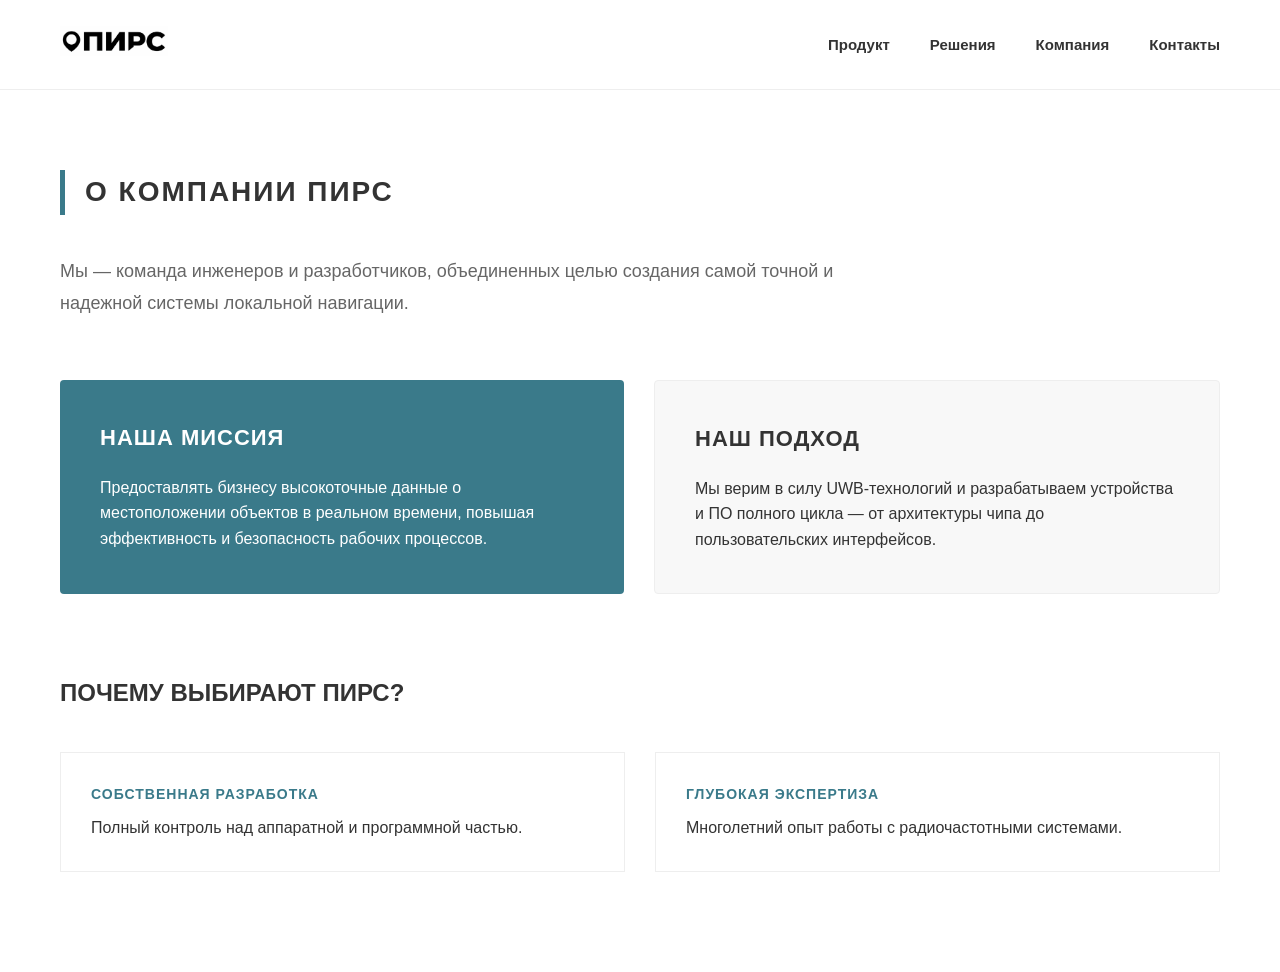
<file: pages/about/about.html>
<!DOCTYPE html>
<html lang="ru">
<head>
    <meta charset="UTF-8">
    <meta name="viewport" content="width=device-width, initial-scale=1.0">
    <title>О нас — ПИРС</title>
    <link rel="stylesheet" href="../../common/head_style.css">
    <link rel="stylesheet" href="../../common/footer_style.css">
    <link rel="stylesheet" href="about.css">
</head>
<body>

    <div id="header-placeholder"></div>

    <main class="container page-content">
        <h1 class="page-main-title">О компании ПИРС</h1>
        <p class="lead-text">
            Мы — команда инженеров и разработчиков, объединенных целью создания самой точной 
            и надежной системы локальной навигации.
        </p>

        <section class="info-blocks">
            <div class="info-card primary">
                <h2>Наша миссия</h2>
                <p>Предоставлять бизнесу высокоточные данные о местоположении объектов в реальном времени, повышая эффективность и безопасность рабочих процессов.</p>
            </div>
            <div class="info-card light">
                <h2>Наш подход</h2>
                <p>Мы верим в силу UWB-технологий и разрабатываем устройства и ПО полного цикла — от архитектуры чипа до пользовательских интерфейсов.</p>
            </div>
        </section>

        <section class="advantages">
            <h2 class="section-subtitle">Почему выбирают ПИРС?</h2>
            <div class="advantages-grid">
                <div class="adv-item">
                    <strong>Собственная разработка</strong>
                    Полный контроль над аппаратной и программной частью.
                </div>
                <div class="adv-item">
                    <strong>Глубокая экспертиза</strong>
                    Многолетний опыт работы с радиочастотными системами.
                </div>
            </div>
        </section>
    </main>

    <div id="footer-placeholder"></div>

    <script>
        function initMobileMenu() {
            const btn = document.getElementById('mobile-menu');
            const nav = document.querySelector('.nav-list-simple');
            const header = document.querySelector('header'); // Находим шапку (landing или internal)
            const body = document.body;

            if (btn && nav) {
                // Очищаем старые события, если они были (важно для fetch)
                btn.onclick = null; 

                btn.onclick = () => {
                    const isActive = nav.classList.toggle('active');
                    btn.classList.toggle('is-active');
                    
                    // Добавляем класс шапке, чтобы менять цвет лого и фона
                    if(header) header.classList.toggle('is-open');

                    body.style.overflow = isActive ? 'hidden' : '';
                };

                // Закрытие при клике на ссылки
                nav.querySelectorAll('a').forEach(link => {
                    link.onclick = () => {
                        nav.classList.remove('active');
                        btn.classList.remove('is-active');
                        if(header) header.classList.remove('is-open');
                        body.style.overflow = '';
                    };
                });
            }
        }

        // Если это внутренняя страница с загрузкой через fetch:
        if (document.getElementById('header-placeholder')) {
            loadBlock('header-placeholder', '../../common/_head.html');
        } else {
            // Если это лендинг (шапка уже в HTML)
            document.addEventListener('DOMContentLoaded', initMobileMenu);
        }

        function loadBlock(id, path) {
            fetch(path)
                .then(res => res.text())
                .then(data => {
                    document.getElementById(id).innerHTML = data;
                    initMobileMenu(); // Запуск СРАЗУ после появления HTML в DOM
                });
        }
    </script>
</body>
</html>
</file>
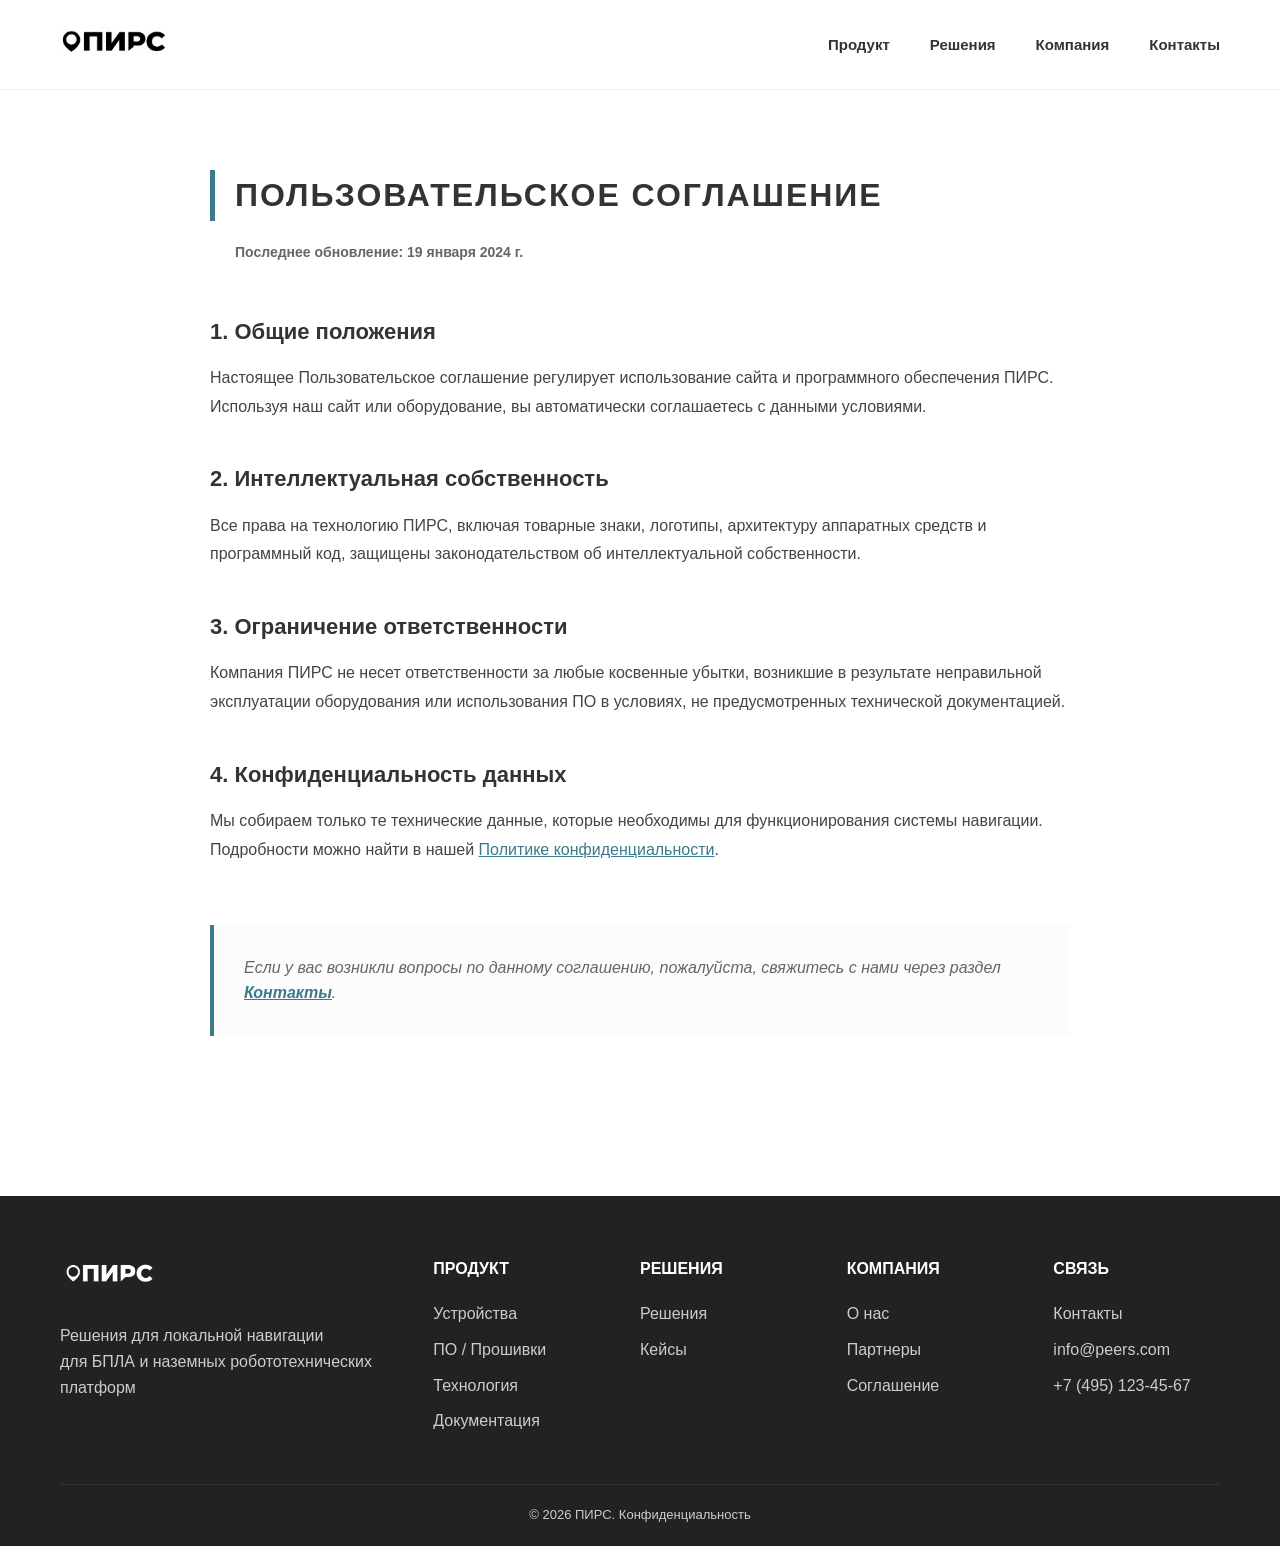
<file: pages/agreement/agreement.html>
<!DOCTYPE html>
<html lang="ru">
<head>
    <meta charset="UTF-8">
    <meta name="viewport" content="width=device-width, initial-scale=1.0">
    <title>Пользовательское соглашение — ПИРС</title>
    
    <!-- Подключаем общие стили проекта -->
    <link rel="stylesheet" href="../../common/head_style.css">
    <link rel="stylesheet" href="../../common/footer_style.css">
    
    <!-- Специфические стили этой страницы -->
    <link rel="stylesheet" href="agreement.css">
</head>
<body>

    <!-- Место для динамической шапки -->
    <div id="header-placeholder"></div>

    <main class="container page-content legal-container">
        <article class="legal-article">
            <!-- Главный заголовок в едином стиле проекта -->
            <h1 class="page-main-title">Пользовательское соглашение</h1>
            <p class="last-updated">Последнее обновление: 19 января 2024 г.</p>

            <section class="legal-section">
                <h2>1. Общие положения</h2>
                <p>Настоящее Пользовательское соглашение регулирует использование сайта и программного обеспечения ПИРС. Используя наш сайт или оборудование, вы автоматически соглашаетесь с данными условиями.</p>
            </section>

            <section class="legal-section">
                <h2>2. Интеллектуальная собственность</h2>
                <p>Все права на технологию ПИРС, включая товарные знаки, логотипы, архитектуру аппаратных средств и программный код, защищены законодательством об интеллектуальной собственности.</p>
            </section>

            <section class="legal-section">
                <h2>3. Ограничение ответственности</h2>
                <p>Компания ПИРС не несет ответственности за любые косвенные убытки, возникшие в результате неправильной эксплуатации оборудования или использования ПО в условиях, не предусмотренных технической документацией.</p>
            </section>

            <section class="legal-section">
                <h2>4. Конфиденциальность данных</h2>
                <p>Мы собираем только те технические данные, которые необходимы для функционирования системы навигации. Подробности можно найти в нашей <a href="#" class="text-link">Политике конфиденциальности</a>.</p>
            </section>

            <div class="legal-notice">
                <p>Если у вас возникли вопросы по данному соглашению, пожалуйста, свяжитесь с нами через раздел <a href="../contacts/contacts.html" class="text-link"><strong>Контакты</strong></a>.</p>
            </div>
        </article>
    </main>

    <!-- Место для динамического подвала -->
    <div id="footer-placeholder"></div>

    <script>
        function loadBlock(id, path) {
            fetch(path)
                .then(res => res.text())
                .then(data => {
                    document.getElementById(id).innerHTML = data;
                    if(id === 'header-placeholder') initMobileMenu();
                });
        }

        function initMobileMenu() {
            const btn = document.getElementById('mobile-menu');
            const nav = document.querySelector('.nav-list-simple');
            if(btn && nav) {
                btn.onclick = () => {
                    nav.classList.toggle('active');
                    btn.classList.toggle('is-active');
                };
            }
        }

        loadBlock('header-placeholder', '../../common/_head.html');
        loadBlock('footer-placeholder', '../../common/_footer.html');
    </script>
</body>
</html>
</file>
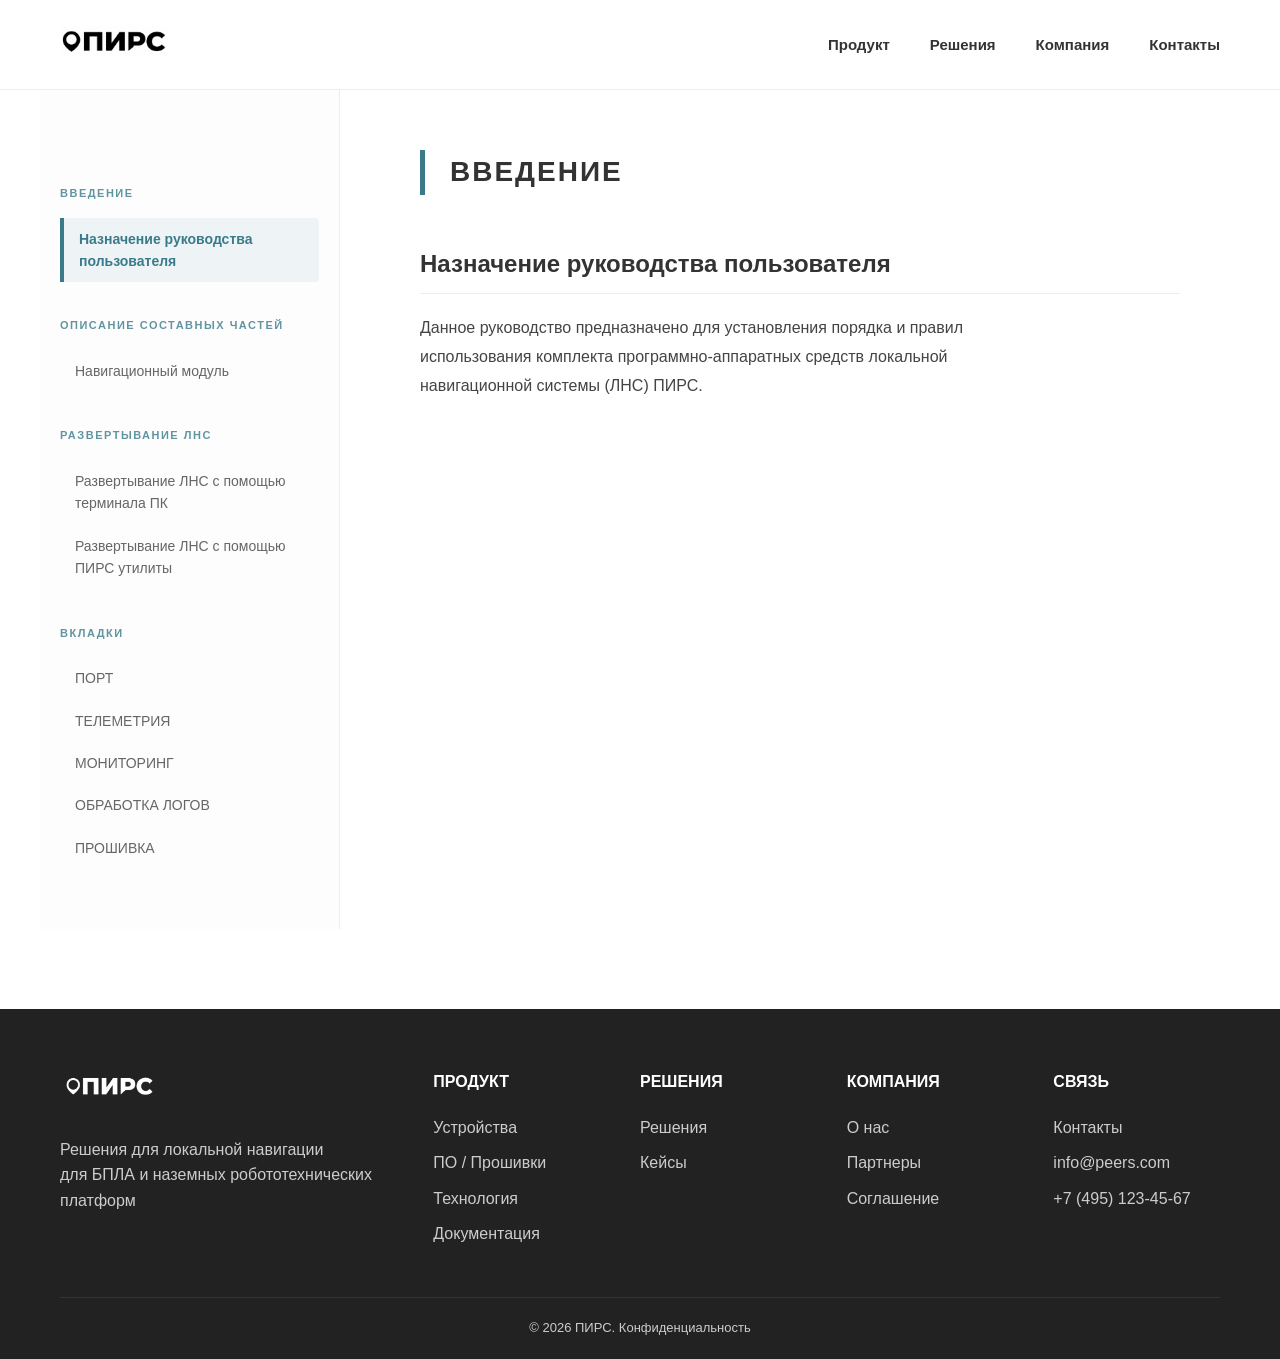
<file: pages/docs/docs.html>
<!DOCTYPE html>
<html lang="ru">
<head>
    <meta charset="UTF-8">
    <meta name="viewport" content="width=device-width, initial-scale=1.0">
    <title>Документация — ПИРС</title>
    
    <!-- Общие стили проекта -->
    <link rel="stylesheet" href="../../common/head_style.css">
    <link rel="stylesheet" href="../../common/footer_style.css">
    
    <!-- Специфические стили доков -->
    <link rel="stylesheet" href="docs.css">
</head>
<body>

    <!-- Место для динамической шапки -->
    <div id="header-placeholder"></div>

    <!-- МАКЕТ ДОКУМЕНТАЦИИ -->
    <div class="docs-layout">
        
        <!-- Боковое меню (уникальное для этой страницы) -->
        <aside class="docs-sidebar">
            <nav class="docs-nav">
                <div class="nav-group">
                    <p class="nav-group-title">Введение</p>
                    <ul class="docs-subnav">
                        <li><a href="docs.html" class="active">Назначение руководства пользователя</a></li>
                    </ul>
                </div>

                <div class="nav-group">
                    <p class="nav-group-title">Описание составных частей</p>
                    <ul class="docs-subnav">
                        <li><a href="docs1.html">Навигационный модуль</a></li>
                    </ul>
                </div>

                <div class="nav-group">
                    <p class="nav-group-title">Развертывание ЛНС</p>
                    <ul class="docs-subnav">
                        <li><a href="docs-parts.html">Развертывание ЛНС с помощью терминала ПК</a></li>
                        <li><a href="docs-parts.html">Развертывание ЛНС с помощью ПИРС утилиты</a></li>
                    </ul>
                </div>

                <div class="nav-group">
                    <p class="nav-group-title">Вкладки</p>
                    <ul class="docs-subnav">
                        <li>
                            <ul class="docs-nested-nav">
                                <li><a href="docs-utility-port.html">ПОРТ</a></li>
                                <li><a href="#">ТЕЛЕМЕТРИЯ</a></li>
                                <li><a href="#">МОНИТОРИНГ</a></li>
                                <li><a href="#">ОБРАБОТКА ЛОГОВ</a></li>
                                <li><a href="#">ПРОШИВКА</a></li>
                            </ul>
                        </li>
                    </ul>
                </div>
            </nav>
        </aside>

        <!-- Основной текст -->
        <main class="docs-content">
            <article class="docs-article">
                <h1 class="page-main-title">Введение</h1>
                
                <h2>Назначение руководства пользователя</h2>
                <p>
                    Данное руководство предназначено для установления порядка и правил<br>
                    использования комплекта программно-аппаратных средств локальной <br>
                    навигационной системы (ЛНС) ПИРС.
                </p>
            </article>
        </main>
    </div>

    <!-- Место для динамического подвала -->
    <div id="footer-placeholder"></div>

    <script>
        function loadBlock(id, path) {
            fetch(path)
                .then(res => res.text())
                .then(data => {
                    document.getElementById(id).innerHTML = data;
                    if(id === 'header-placeholder') initMobileMenu();
                });
        }

        function initMobileMenu() {
            const btn = document.getElementById('mobile-menu');
            const nav = document.querySelector('.nav-list-simple');
            if(btn && nav) {
                btn.onclick = () => {
                    nav.classList.toggle('active');
                    btn.classList.toggle('is-active');
                };
            }
        }

        loadBlock('header-placeholder', '../../common/_head.html');
        loadBlock('footer-placeholder', '../../common/_footer.html');
    </script>
</body>
</html>
</file>
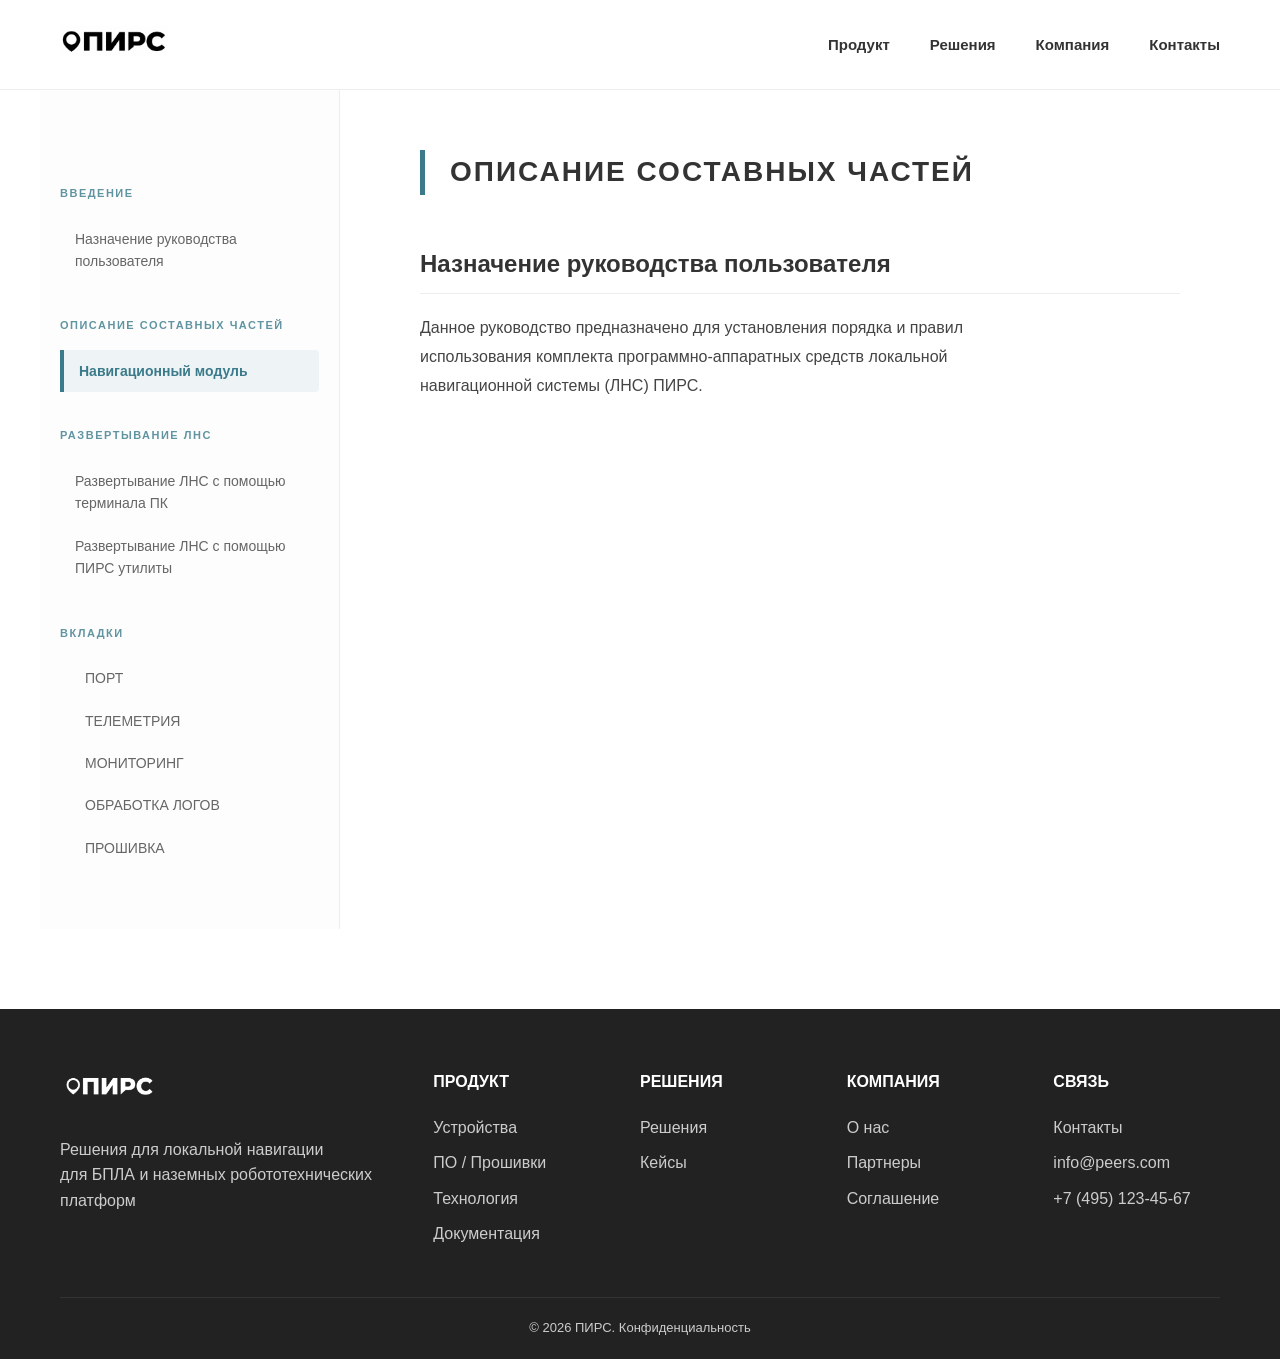
<file: pages/docs/docs1.html>
<!DOCTYPE html>
<html lang="ru">
<head>
    <meta charset="UTF-8">
    <meta name="viewport" content="width=device-width, initial-scale=1.0">
    <title>Документация — ПИРС</title>
    
    <!-- Общие стили проекта -->
    <link rel="stylesheet" href="../../common/head_style.css">
    <link rel="stylesheet" href="../../common/footer_style.css">
    
    <!-- Специфические стили этой страницы -->
    <link rel="stylesheet" href="docs1.css">
</head>
<body>

    <!-- Место для динамической шапки -->
    <div id="header-placeholder"></div>

    <!-- МАКЕТ ДОКУМЕНТАЦИИ -->
    <div class="docs-layout">
        
        <!-- Боковое меню (уникальное для раздела Docs) -->
        <aside class="docs-sidebar">
            <nav class="docs-nav">
                <div class="nav-group">
                    <p class="nav-group-title">Введение</p>
                    <ul class="docs-subnav">
                        <li><a href="docs.html">Назначение руководства пользователя</a></li>
                    </ul>
                </div>

                <div class="nav-group">
                    <p class="nav-group-title">Описание составных частей</p>
                    <ul class="docs-subnav">
                        <li><a href="docs1.html" class="active">Навигационный модуль</a></li>
                    </ul>
                </div>

                <div class="nav-group">
                    <p class="nav-group-title">Развертывание ЛНС</p>
                    <ul class="docs-subnav">
                        <li><a href="docs-parts.html">Развертывание ЛНС с помощью терминала ПК</a></li>
                        <li><a href="docs-parts.html">Развертывание ЛНС с помощью ПИРС утилиты</a></li>
                    </ul>
                </div>

                <div class="nav-group">
                    <p class="nav-group-title">Вкладки</p>
                    <ul class="docs-subnav">
                        <li>
                            <ul class="docs-nested-nav">
                                <li><a href="docs-utility-port.html">ПОРТ</a></li>
                                <li><a href="#">ТЕЛЕМЕТРИЯ</a></li>
                                <li><a href="#">МОНИТОРИНГ</a></li>
                                <li><a href="#">ОБРАБОТКА ЛОГОВ</a></li>
                                <li><a href="#">ПРОШИВКА</a></li>
                            </ul>
                        </li>
                    </ul>
                </div>
            </nav>
        </aside>

        <!-- Основной текст -->
        <main class="docs-content">
            <article class="docs-article">
                <h1 class="page-main-title">ОПИСАНИЕ СОСТАВНЫХ ЧАСТЕЙ</h1>
                
                <h2>Назначение руководства пользователя</h2>
                <p>
                    Данное руководство предназначено для установления порядка и правил<br>
                    использования комплекта программно-аппаратных средств локальной <br>
                    навигационной системы (ЛНС) ПИРС.
                </p>

            </article>
        </main>
    </div>

    <!-- Место для динамического подвала -->
    <div id="footer-placeholder"></div>

    <script>
        function loadBlock(id, path) {
            fetch(path)
                .then(res => res.text())
                .then(data => {
                    document.getElementById(id).innerHTML = data;
                    if(id === 'header-placeholder') initMobileMenu();
                });
        }

        function initMobileMenu() {
            const btn = document.getElementById('mobile-menu');
            const nav = document.querySelector('.nav-list-simple');
            if(btn && nav) {
                btn.onclick = () => {
                    nav.classList.toggle('active');
                    btn.classList.toggle('is-active');
                };
            }
        }

        loadBlock('header-placeholder', '../../common/_head.html');
        loadBlock('footer-placeholder', '../../common/_footer.html');
    </script>
</body>
</html>
</file>
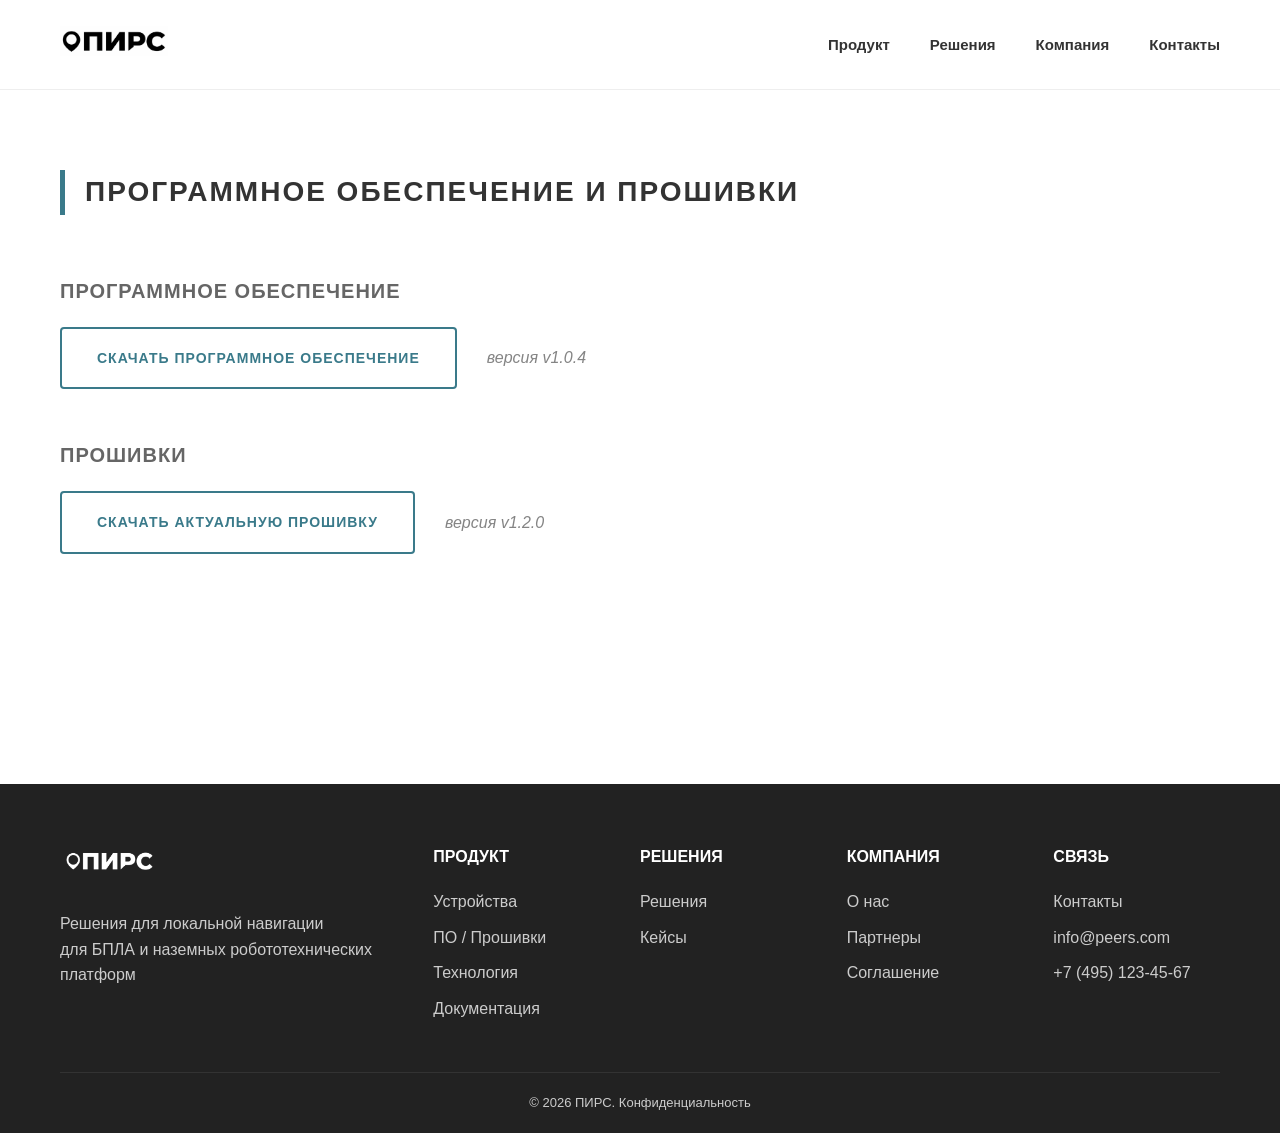
<file: pages/software/software.html>
<!DOCTYPE html>
<html lang="ru">
<head>
    <meta charset="UTF-8">
    <meta name="viewport" content="width=device-width, initial-scale=1.0">
    <title>ПО и Прошивки — ПИРС</title>
    
    <!-- Общие стили проекта -->
    <link rel="stylesheet" href="../../common/head_style.css">
    <link rel="stylesheet" href="../../common/footer_style.css">
    
    <!-- Специфические стили этой страницы -->
    <link rel="stylesheet" href="software.css">
</head>
<body>

    <!-- Место для динамической шапки -->
    <div id="header-placeholder"></div>

    <main class="container software-page">
        <h1 class="page-main-title">Программное обеспечение и прошивки</h1>

        <div class="software-item">
            <h2 class="software-subtitle">Программное обеспечение</h2>
            <div class="download-row">
                <!-- Путь обновлен согласно структуре media/downloads -->
                <a href="../../media/downloads/PEPE.rar" class="btn-software" download>
                    Скачать программное обеспечение
                </a>
                <span class="version-tag">версия v1.0.4</span>
            </div>
        </div>

        <div class="software-item">
            <h2 class="software-subtitle">Прошивки</h2>
            <div class="download-row">
                <!-- Путь обновлен согласно структуре media/downloads -->
                <a href="../../media/downloads/PEPE.rar" class="btn-software" download>
                    Скачать актуальную прошивку
                </a>
                <span class="version-tag">версия v1.2.0</span>
            </div>
        </div>
    </main>

    <!-- Место для динамического подвала -->
    <div id="footer-placeholder"></div>

    <script>
        function loadBlock(id, path) {
            fetch(path)
                .then(res => res.text())
                .then(data => {
                    document.getElementById(id).innerHTML = data;
                    if(id === 'header-placeholder') initMobileMenu();
                });
        }

        function initMobileMenu() {
            const btn = document.getElementById('mobile-menu');
            const nav = document.querySelector('.nav-list-simple');
            if(btn && nav) {
                btn.onclick = () => {
                    nav.classList.toggle('active');
                    btn.classList.toggle('is-active');
                };
            }
        }

        loadBlock('header-placeholder', '../../common/_head.html');
        loadBlock('footer-placeholder', '../../common/_footer.html');
    </script>
</body>
</html>
</file>
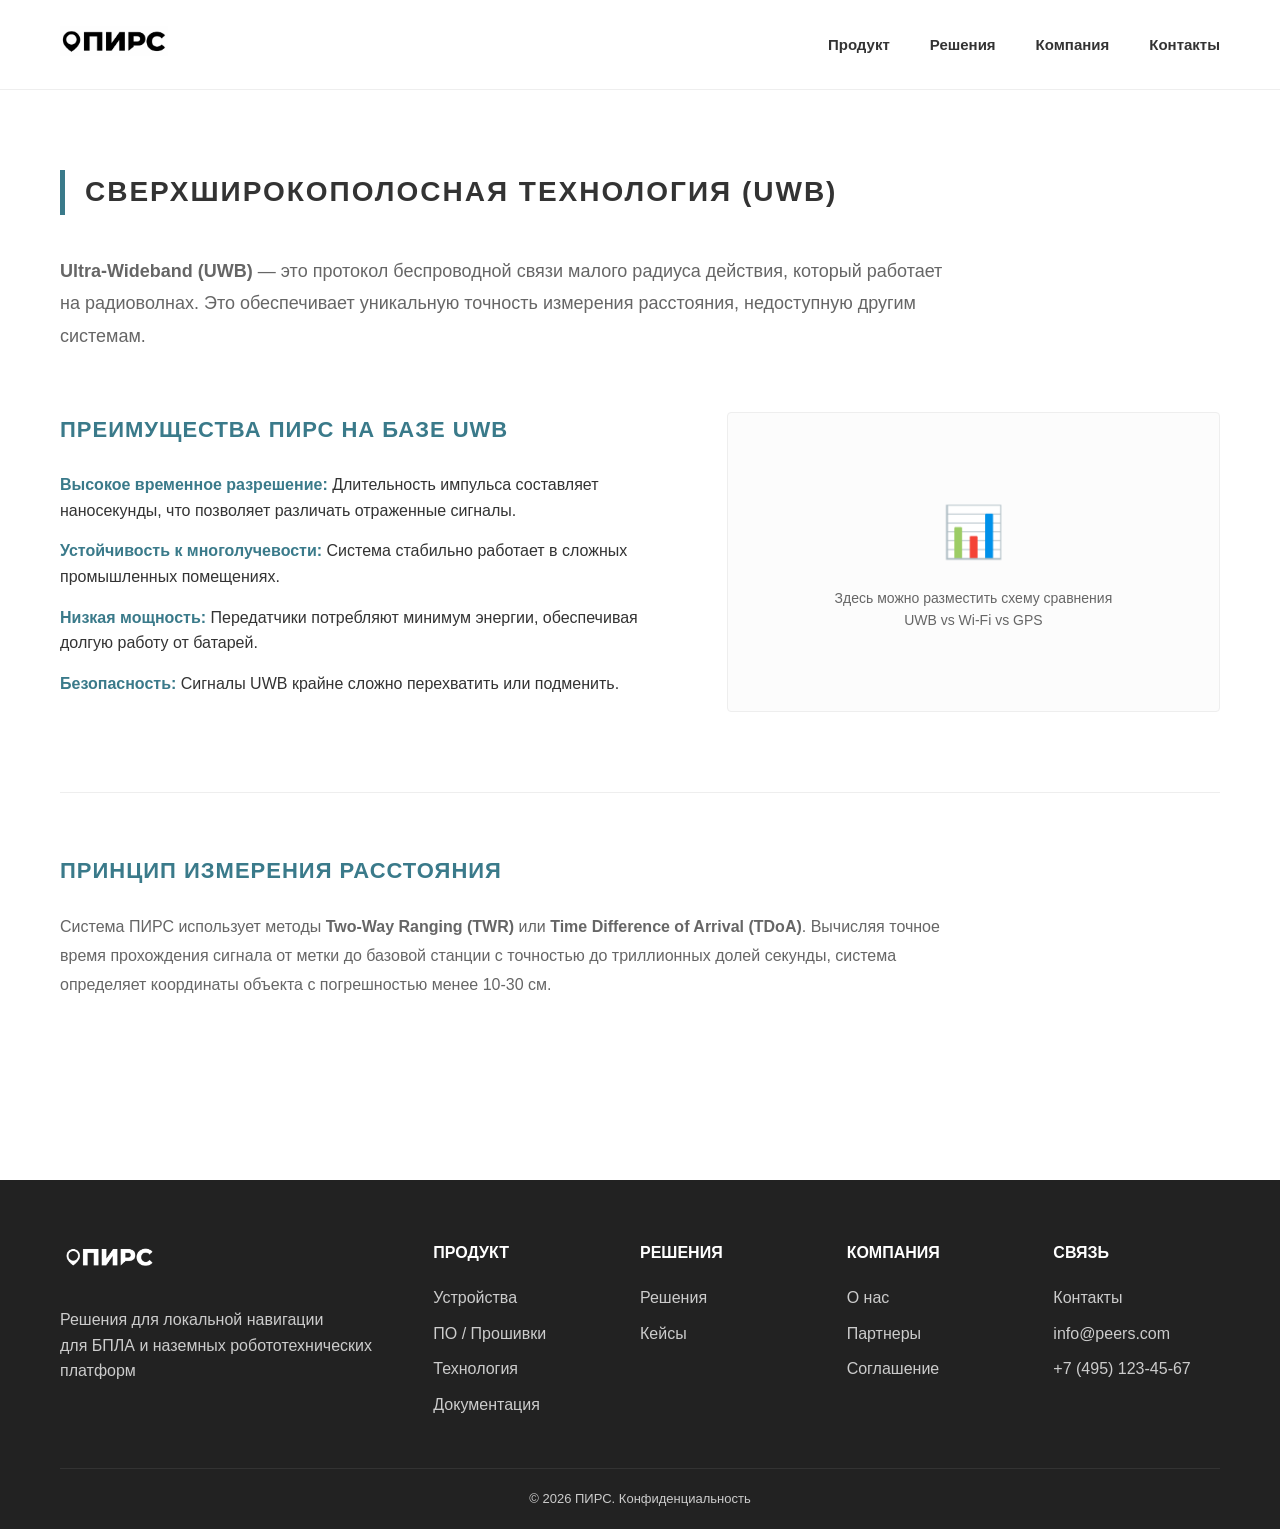
<file: pages/technology/technology.html>
<!DOCTYPE html>
<html lang="ru">
<head>
    <meta charset="UTF-8">
    <meta name="viewport" content="width=device-width, initial-scale=1.0">
    <title>Технология UWB — ПИРС</title>
    
    <!-- Общие стили проекта -->
    <link rel="stylesheet" href="../../common/head_style.css">
    <link rel="stylesheet" href="../../common/footer_style.css">
    
    <!-- Специфические стили этой страницы -->
    <link rel="stylesheet" href="technology.css">
</head>
<body>

    <!-- Место для динамической шапки -->
    <div id="header-placeholder"></div>

    <main class="container page-content">
        <!-- Заголовок в стиле проекта -->
        <section class="page-intro">
            <h1 class="page-main-title">Сверхширокополосная технология (UWB)</h1>
            <p class="lead-text">
                <strong>Ultra-Wideband (UWB)</strong> — это протокол беспроводной связи малого радиуса действия, который работает на радиоволнах. 
                Это обеспечивает уникальную точность измерения расстояния, недоступную другим системам.
            </p>
        </section>

        <section class="tech-details-grid">
            <div class="tech-text">
                <h2 class="section-subtitle">Преимущества ПИРС на базе UWB</h2>
                <ul class="tech-list">
                    <li><strong>Высокое временное разрешение:</strong> Длительность импульса составляет наносекунды, что позволяет различать отраженные сигналы.</li>
                    <li><strong>Устойчивость к многолучевости:</strong> Система стабильно работает в сложных промышленных помещениях.</li>
                    <li><strong>Низкая мощность:</strong> Передатчики потребляют минимум энергии, обеспечивая долгую работу от батарей.</li>
                    <li><strong>Безопасность:</strong> Сигналы UWB крайне сложно перехватить или подменить.</li>
                </ul>
            </div>
            
            <div class="tech-visual-placeholder">
                <div class="placeholder-content">
                    <span class="icon">📊</span>
                    <p>Здесь можно разместить схему сравнения <br> UWB vs Wi-Fi vs GPS</p>
                </div>
            </div>
        </section>

        <section class="tech-extra">
            <h2 class="section-subtitle">Принцип измерения расстояния</h2>
            <p>
                Система ПИРС использует методы <strong>Two-Way Ranging (TWR)</strong> или <strong>Time Difference of Arrival (TDoA)</strong>. 
                Вычисляя точное время прохождения сигнала от метки до базовой станции с точностью до триллионных долей секунды, 
                система определяет координаты объекта с погрешностью менее 10-30 см.
            </p>
        </section>
    </main>

    <!-- Место для динамического подвала -->
    <div id="footer-placeholder"></div>

    <script>
        function loadBlock(id, path) {
            fetch(path)
                .then(res => res.text())
                .then(data => {
                    document.getElementById(id).innerHTML = data;
                    if(id === 'header-placeholder') initMobileMenu();
                });
        }

        function initMobileMenu() {
            const btn = document.getElementById('mobile-menu');
            const nav = document.querySelector('.nav-list-simple');
            if(btn && nav) {
                btn.onclick = () => {
                    nav.classList.toggle('active');
                    btn.classList.toggle('is-active');
                };
            }
        }

        loadBlock('header-placeholder', '../../common/_head.html');
        loadBlock('footer-placeholder', '../../common/_footer.html');
    </script>
</body>
</html>
</file>
<file: common/head_style.css>
/* --- 1. ПЕРЕМЕННЫЕ И БАЗА (из вашего style.css) --- */
:root {
    --primary-color: #3a7a8a;
    --text-dark: #333333;
    --text-gray: #666666;
    --white: #ffffff;
    --bg-light: #fcfcfc;
    --border-color: #eeeeee;
    --transition: 0.3s ease-in-out;
    --container-width: 1200px;
    --header-height: 90px;
}

* { margin: 0; padding: 0; box-sizing: border-box; }
html { scroll-behavior: smooth; }
body { font-family: 'Segoe UI', Tahoma, Geneva, Verdana, sans-serif; background-color: var(--white); color: var(--text-dark); line-height: 1.6; }
.container { max-width: var(--container-width); margin: 0 auto; padding: 0 20px; }
ul { list-style: none; }
a { text-decoration: none; transition: var(--transition); color: inherit; }

/* --- 2. ШАПКА И НАВИГАЦИЯ (из вашего style.css) --- */
.header-internal {
    background-color: var(--white);
    border-bottom: 1px solid var(--border-color);
    position: sticky; top: 0; width: 100%; z-index: 1000;
    height: var(--header-height);
    display: flex; align-items: center;
}
.header-wrap-custom { display: flex; justify-content: space-between; align-items: center; width: 100%; }
.logo-internal img { height: 30px; width: auto; filter: none; }

.nav-list-simple { display: flex; gap: 40px; }
.nav-list-simple > li { position: relative; }
.nav-list-simple > li > a { font-weight: 600; font-size: 15px; padding: 10px 0; display: block; position: relative; }
.nav-list-simple > li > a::after {
    content: ''; position: absolute; width: 0; height: 2px;
    bottom: -2px; left: 50%; background-color: var(--primary-color);
    transition: all 0.3s ease-in-out; transform: translateX(-50%);
}
.nav-list-simple > li > a:hover { color: var(--primary-color) !important; }
.nav-list-simple > li > a:hover::after { width: 100%; }

.submenu {
    display: none; position: absolute; top: 100%; left: 0;
    background-color: var(--white) !important; min-width: 220px;
    padding: 10px 0; box-shadow: 0 10px 30px rgba(0,0,0,0.15);
    border-top: 3px solid var(--primary-color); z-index: 2000;
}
.has-dropdown:hover .submenu { display: block; }
.submenu li a { display: block; padding: 12px 20px; color: var(--text-dark) !important; font-size: 14px; font-weight: 500; }
.submenu li a:hover { background: #f8f8f8; color: var(--primary-color) !important; }

/* --- 3. АДАПТИВНОСТЬ ШАПКИ (из вашего style.css) --- */
.menu-toggle { display: none; flex-direction: column; cursor: pointer; gap: 6px; z-index: 2001; }
.menu-toggle .bar { width: 30px; height: 3px; background-color: var(--primary-color); border-radius: 2px; transition: 0.3s; }

/* --- АДАПТИВНОСТЬ ШАПКИ (Внутренние страницы) --- */

@media (max-width: 992px) {
    /* 1. Сама шапка */
    .header-internal {
        height: auto !important;
        padding: 15px 0 !important;
        background-color: #ffffff;
        border-bottom: 1px solid #eeeeee;
    }

    .header-wrap-custom {
        padding: 0 25px !important;
        display: flex;
        justify-content: space-between;
        align-items: flex-start;
    }

    /* 2. БУРГЕР (КНОПКА) — Геометрия 1-в-1 */
    .menu-toggle {
        display: flex !important;
        flex-direction: column;
        cursor: pointer;
        gap: 6px;
        z-index: 3001; 
        margin-top: 10px;
    }

    .menu-toggle .bar {
        width: 30px;
        height: 3px;
        background-color: #000000 !important; /* Черные полоски на белом фоне */
        border-radius: 2px;
        transition: 0.3s cubic-bezier(0.4, 0, 0.2, 1);
    }

    /* Анимация Крестика */
    .menu-toggle.is-active .bar:nth-child(2) { opacity: 0; transform: translateX(10px); }
    .menu-toggle.is-active .bar:nth-child(1) { transform: translateY(9px) rotate(45deg); }
    .menu-toggle.is-active .bar:nth-child(3) { transform: translateY(-9px) rotate(-45deg); }

    /* 3. МОБИЛЬНОЕ МЕНЮ (Полноэкранное) */
    .nav-list-simple {
        display: none; 
        flex-direction: column;
        position: fixed;
        top: 0; 
        right: 0;
        width: 100%;
        height: 100vh;
        background: #ffffff !important; 
        padding: 60px 0 40px 0 !important; 
        justify-content: flex-start; 
        gap: 10px;
        text-align: center;
        z-index: 3000;
        overflow-y: auto;
    }

    .nav-list-simple.active {
        display: flex;
    }

    /* 4. ШРИФТЫ И ССЫЛКИ */
    .nav-list-simple > li > a {
        color: #000000 !important;
        font-size: 20px !important;
        font-weight: 700 !important;
        text-transform: uppercase !important;
        letter-spacing: 1.5px !important;
        padding: 15px 0 !important; 
        display: block;
        width: 100%;
    }

    /* УДАЛЯЕМ БИРЮЗОВЫЕ ПОЛОСКИ (::after) */
    .nav-list-simple > li > a::after {
        display: none !important;
        content: none !important;
        width: 0 !important;
    }
    
    .nav-list-simple > li > a:hover::after {
        width: 0 !important;
    }

    /* Подпункты */
    .submenu {
        position: static !important;
        display: block !important;
        background-color: transparent !important;
        box-shadow: none !important;
        border: none !important;
        padding: 5px 0 15px 0 !important;
    }

    .submenu li a {
        color: #666666 !important;
        font-size: 16px !important;
        font-weight: 500 !important;
        padding: 10px 0 !important;
        text-transform: none !important;
        letter-spacing: 0.5px !important;
    }

    .nav-list-simple > li:first-child {
        margin-top: 20px;
    }
}
</file>
<file: common/footer_style.css>
/* --- СТИЛИ ПОДВАЛА (из вашего style.css) --- */
:root {
    --white: #ffffff;
    --primary-color: #3a7a8a;
}

.container {
    max-width: 1200px;
    margin: 0 auto;
    padding: 0 20px;
}

.site-footer {
    background-color: #222;
    color: #ccc;
    padding: 60px 0 20px;
    margin-top: 80px;
    box-sizing: border-box; /* Чтобы паддинги не сжимали контент */
    width: 100%;
}

.site-footer a {
    color: #ccc !important; /* Делаем ссылки серыми, как и текст */
    text-decoration: none !important;
}

.footer-grid {
    display: grid;
    grid-template-columns: 2fr 1fr 1fr 1fr 1fr;
    gap: 40px;
    margin-bottom: 40px;
    align-items: start; 
}

.footer-logo img {
    height: 40px;
    filter: brightness(0) invert(1);
    margin-bottom: 20px;
}

.footer-column h4 {
    color: var(--white);
    margin-bottom: 20px;
    font-size: 16px;
    text-transform: uppercase;
}

.footer-links li { margin-bottom: 10px; }
.footer-links a:hover {
    color: var(--primary-color) !important; 
}

.footer-bottom {
    border-top: 1px solid #333;
    padding-top: 20px;
    text-align: center;
    font-size: 13px;
}

/* --- АДАПТИВНОСТЬ ПОДВАЛА (из вашего style.css) --- */
@media (max-width: 992px) {
    .footer-grid { grid-template-columns: 1fr 1fr; }
}
@media (max-width: 768px) {
    .footer-grid { grid-template-columns: 1fr; text-align: center; }
    .footer-logo img { margin: 0 auto 20px; }
}
</file>
<file: pages/about/about.css>
/* Специфические стили для страницы О нас */

.page-content {
    padding: 80px 20px 100px;
}

/* Заголовок секции (стиль как у "Устройства" на главной) */
.page-main-title {
    font-size: 28px; /* Как .section-main-title на главной */
    font-weight: 700;
    text-transform: uppercase;
    letter-spacing: 2px;
    color: var(--text-dark);
    margin-bottom: 40px;
    border-left: 5px solid var(--primary-color);
    padding-left: 20px;
}

.lead-text {
    font-size: 18px;
    line-height: 1.8;
    color: var(--text-gray);
    max-width: 850px;
    margin-bottom: 60px;
}

/* Блоки */
.info-blocks {
    display: flex;
    gap: 30px;
    margin-bottom: 80px;
}

.info-card {
    flex: 1;
    padding: 40px;
    border-radius: 4px; /* Более острые углы как в карточках index */
}

.info-card h2 {
    font-size: 22px;
    margin-bottom: 20px;
    text-transform: uppercase; /* Капс для единства стиля */
    letter-spacing: 1px;
}

.info-card.primary {
    background-color: var(--primary-color);
    color: var(--white);
}

.info-card.light {
    background-color: #f8f8f8;
    border: 1px solid #eee;
}

/* Сетка преимуществ */
.section-subtitle {
    font-size: 24px;
    color: var(--text-dark);
    margin-bottom: 40px;
    text-transform: uppercase;
    font-weight: 700;
    text-align: left; /* Смещаем влево для строгости */
}

.advantages-grid {
    display: grid;
    grid-template-columns: 1fr 1fr;
    gap: 30px;
}

.adv-item {
    padding: 30px;
    background: #fff;
    border: 1px solid #eee;
}

.adv-item strong {
    color: var(--primary-color);
    display: block;
    margin-bottom: 10px;
    text-transform: uppercase;
    font-size: 14px;
    letter-spacing: 1px;
}

@media (max-width: 768px) {
    .info-blocks, .advantages-grid { flex-direction: column; grid-template-columns: 1fr; }
}
</file>
<file: pages/agreement/agreement.css>
/* Специфические стили для страницы Соглашение */

.page-content {
    padding: 80px 20px;
    min-height: 60vh;
}

/* Ограничиваем ширину текста для лучшей читаемости */
.legal-container {
    max-width: 900px; 
    margin-left: auto;
    margin-right: auto;
}

/* Главный заголовок в едином стиле проекта */
.page-main-title {
    font-size: 32px;
    font-weight: 700;
    text-transform: uppercase;
    letter-spacing: 2px;
    color: var(--text-dark);
    margin-bottom: 20px;
    border-left: 5px solid var(--primary-color);
    padding-left: 20px;
}

.last-updated {
    font-weight: 600;
    color: var(--text-gray);
    margin-bottom: 50px;
    font-size: 14px;
    padding-left: 25px; 
}

.legal-section {
    margin-bottom: 40px;
}

.legal-section h2 {
    font-size: 22px;
    color: var(--text-dark);
    margin-bottom: 15px;
    font-weight: 700;
}

.legal-section p {
    font-size: 16px;
    color: #444;
    line-height: 1.8;
}

.legal-notice {
    margin-top: 60px;
    padding: 30px;
    background: var(--bg-light);
    border-left: 4px solid var(--primary-color);
    font-style: italic;
    color: var(--text-gray);
}

.text-link {
    color: var(--primary-color);
    text-decoration: underline;
}

/* Адаптивность */
@media (max-width: 768px) {
    .page-main-title {
        font-size: 24px;
    }
    .legal-section h2 {
        font-size: 20px;
    }
}
</file>
<file: pages/docs/docs.css>
/* --- DOCS.CSS СТИЛИ РАЗДЕЛА ДОКУМЕНТАЦИИ --- */

:root {
    --sidebar-bg: #fdfdfd;
    --sidebar-width: 300px;
}

.docs-layout {
    display: flex;
    max-width: var(--container-width);
    margin: 0 auto;
    min-height: calc(100vh - 90px);
    align-items: stretch; 
}

/* Сайдбар */
.docs-sidebar {
    width: var(--sidebar-width);
    flex-shrink: 0;
    background: var(--sidebar-bg);
    border-right: 1px solid var(--border-color);
    padding: 60px 20px;
    position: relative; 
    height: auto;       
    overflow-y: visible; 
}

.nav-group-title {
    font-weight: 700;
    text-transform: uppercase;
    font-size: 11px;
    color: var(--primary-color);
    letter-spacing: 1.5px;
    margin: 35px 0 15px 0;
    opacity: 0.8;
}

.docs-subnav li a {
    display: block;
    padding: 10px 15px;
    color: var(--text-gray);
    font-size: 14px;
    border-radius: 4px;
    transition: 0.2s;
}

.docs-subnav li a:hover {
    background: #f0f4f5;
    color: var(--primary-color);
}

.docs-subnav li a.active {
    background: #eef4f5;
    color: var(--primary-color);
    font-weight: 700;
    border-left: 4px solid var(--primary-color);
    border-radius: 0 4px 4px 0;
}

/* Контентная область */
.docs-content {
    flex: 1;
    padding: 60px 60px 100px 80px;
    background: var(--white);
}

.docs-article {
    max-width: 800px;
}

/* Главный заголовок (28px для единообразия проекта) */
.page-main-title {
    font-size: 28px;
    font-weight: 700;
    text-transform: uppercase;
    letter-spacing: 2px;
    color: var(--text-dark);
    margin-bottom: 40px;
    border-left: 5px solid var(--primary-color);
    padding-left: 25px;
}

.docs-article h2 {
    font-size: 24px;
    margin-top: 50px;
    margin-bottom: 20px;
    padding-bottom: 10px;
    color: var(--text-dark);
    border-bottom: 1px solid var(--border-color);
}

.docs-article p {
    margin-bottom: 20px;
    color: #444;
    font-size: 16px;
    line-height: 1.8;
}

/* Адаптивность */
@media (max-width: 1024px) {
    .docs-layout { flex-direction: column; }
    .docs-sidebar { 
        width: 100%; 
        height: auto; 
        position: relative; 
        top: 0; 
        border-right: none;
        border-bottom: 1px solid var(--border-color);
        padding: 40px 20px;
    }
    .docs-content { padding: 40px 20px; }
}
</file>
<file: pages/docs/docs1.css>
/* --- DOCS1.CSS СТИЛИ РАЗДЕЛА ДОКУМЕНТАЦИИ --- */

:root {
    --sidebar-bg: #fdfdfd;
    --sidebar-width: 300px;
}

/* Основной контейнер документации */
.docs-layout {
    display: flex;
    max-width: var(--container-width);
    margin: 0 auto;
    min-height: calc(100vh - 90px);
    align-items: stretch;
}

/* Сайдбар */
.docs-sidebar {
    width: var(--sidebar-width);
    flex-shrink: 0;
    background: var(--sidebar-bg);
    border-right: 1px solid var(--border-color);
    padding: 60px 20px;
    position: relative;
    height: auto;
    overflow-y: visible;
}

.nav-group-title {
    font-weight: 700;
    text-transform: uppercase;
    font-size: 11px;
    color: var(--primary-color);
    letter-spacing: 1.5px;
    margin: 35px 0 15px 0;
    opacity: 0.8;
}

.docs-subnav li a {
    display: block;
    padding: 10px 15px;
    color: var(--text-gray);
    font-size: 14px;
    border-radius: 4px;
    transition: 0.2s;
}

.docs-subnav li a:hover {
    background: #f0f4f5;
    color: var(--primary-color);
}

.docs-subnav li a.active {
    background: #eef4f5;
    color: var(--primary-color);
    font-weight: 700;
    border-left: 4px solid var(--primary-color);
    border-radius: 0 4px 4px 0;
}

/* Вложенная навигация */
.docs-nested-nav {
    padding-left: 10px;
    margin-top: 5px;
}

/* Контентная область */
.docs-content {
    flex: 1;
    padding: 60px 60px 100px 80px;
    background: var(--white);
}

.docs-article {
    max-width: 800px;
}

/* Главный заголовок (28px для единообразия проекта) */
.page-main-title {
    font-size: 28px;
    font-weight: 700;
    text-transform: uppercase;
    letter-spacing: 2px;
    color: var(--text-dark);
    margin-bottom: 40px;
    border-left: 5px solid var(--primary-color);
    padding-left: 25px;
}

.docs-article h2 {
    font-size: 24px;
    margin-top: 50px;
    margin-bottom: 20px;
    padding-bottom: 10px;
    color: var(--text-dark);
    border-bottom: 1px solid var(--border-color);
}

.docs-article p {
    margin-bottom: 20px;
    color: #444;
    font-size: 16px;
    line-height: 1.8;
}

/* Адаптивность */
@media (max-width: 1024px) {
    .docs-layout { flex-direction: column; }
    .docs-sidebar { 
        width: 100%; 
        height: auto; 
        position: relative; 
        top: 0; 
        border-right: none;
        border-bottom: 1px solid var(--border-color);
        padding: 40px 20px;
    }
    .docs-content { padding: 40px 20px; }
}
</file>
<file: pages/software/software.css>
/* --- СТИЛИ СТРАНИЦЫ SOFTWARE --- */

.software-page {
    padding: 80px 20px 100px;
    min-height: 60vh;
}

/* Главный заголовок (стиль как на главной странице) */
.page-main-title {
    font-size: 28px;
    font-weight: 700;
    text-transform: uppercase;
    letter-spacing: 2px;
    color: var(--text-dark);
    margin-bottom: 60px;
    border-left: 5px solid var(--primary-color);
    padding-left: 20px;
}

/* Контейнер для каждого раздела (ПО / Прошивки) */
.software-item {
    margin-bottom: 50px;
}

.software-subtitle {
    font-size: 20px;
    font-weight: 600;
    color: var(--text-gray);
    margin-bottom: 20px;
    text-transform: uppercase;
    letter-spacing: 1px;
}

/* Ряд с кнопкой и версией */
.download-row {
    display: flex;
    align-items: center;
    gap: 30px;
}

/* Кнопка скачивания */
.btn-software {
    display: inline-block;
    padding: 18px 35px;
    background-color: var(--white);
    color: var(--primary-color);
    border: 2px solid var(--primary-color);
    border-radius: 4px;
    font-weight: 700;
    font-size: 14px;
    text-transform: uppercase;
    letter-spacing: 1px;
    transition: all 0.3s ease;
}

.btn-software:hover {
    background-color: var(--primary-color);
    color: var(--white);
    box-shadow: 0 5px 15px rgba(58, 122, 138, 0.2);
    transform: translateY(-2px);
}

/* Текст версии */
.version-tag {
    font-size: 16px;
    color: var(--text-gray);
    font-weight: 500;
    font-style: italic;
    opacity: 0.8;
}

/* Адаптивность для мобильных */
@media (max-width: 768px) {
    .download-row {
        flex-direction: column;
        align-items: flex-start;
        gap: 15px;
    }
    
    .page-main-title {
        font-size: 24px;
        margin-bottom: 40px;
    }
    
    .btn-software {
        width: 100%;
        text-align: center;
    }
}
</file>
<file: pages/technology/technology.css>
/* Специфические стили для страницы Технология */

.page-content {
    padding: 80px 20px 100px;
    min-height: 60vh;
}

/* Главный заголовок (28px для единообразия с остальными страницами) */
.page-main-title {
    font-size: 28px;
    font-weight: 700;
    text-transform: uppercase;
    letter-spacing: 2px;
    color: var(--text-dark);
    margin-bottom: 40px;
    border-left: 5px solid var(--primary-color);
    padding-left: 20px;
}

.lead-text {
    font-size: 18px;
    line-height: 1.8;
    color: var(--text-gray);
    max-width: 900px;
    margin-bottom: 60px;
}

.tech-details-grid {
    display: flex;
    gap: 50px;
    margin-top: 40px;
    align-items: flex-start;
}

.tech-text {
    flex: 1.2;
}

.section-subtitle {
    color: var(--primary-color);
    margin-bottom: 25px;
    font-size: 22px; /* Чуть уменьшил для баланса с заголовком 28px */
    text-transform: uppercase;
    font-weight: 700;
    letter-spacing: 1px;
}

.tech-list li {
    margin-bottom: 15px;
    font-size: 16px;
    line-height: 1.6;
    color: var(--text-dark);
}

.tech-list li strong {
    color: var(--primary-color);
}

.tech-visual-placeholder {
    flex: 0.8;
    background: var(--bg-light);
    border: 1px solid var(--border-color);
    padding: 40px;
    min-height: 300px;
    display: flex;
    align-items: center;
    justify-content: center;
    text-align: center;
    border-radius: 4px;
}

.placeholder-content .icon {
    font-size: 50px;
    display: block;
    margin-bottom: 15px;
}

.placeholder-content p {
    color: var(--text-gray);
    font-size: 14px;
}

.tech-extra {
    margin-top: 80px;
    border-top: 1px solid var(--border-color);
    padding-top: 60px;
}

.tech-extra p {
    color: var(--text-gray);
    line-height: 1.8;
    max-width: 900px;
    font-size: 16px;
}

@media (max-width: 992px) {
    .tech-details-grid {
        flex-direction: column;
    }
    .tech-visual-placeholder {
        width: 100%;
        height: auto;
        padding: 60px 20px;
    }
    .page-main-title {
        font-size: 24px;
    }
}
</file>
